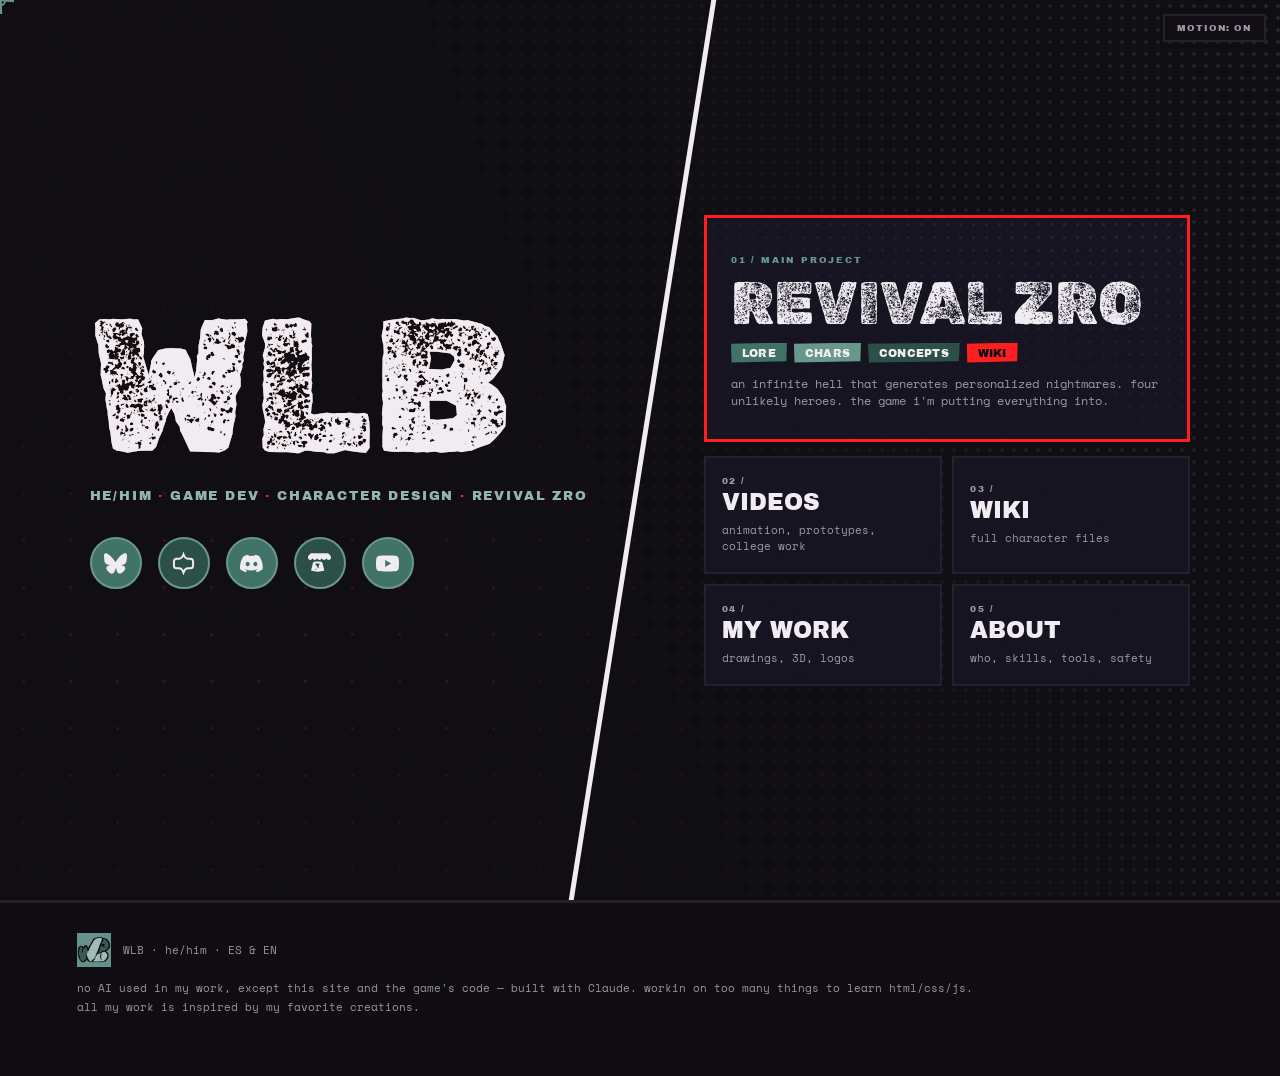
<file: index.html>
<!DOCTYPE html>
<html lang="en">
<head>
<meta charset="UTF-8">
<meta name="viewport" content="width=device-width,initial-scale=1">
<title>WLB — game dev / character design / Revival ZRO</title>
<meta name="description" content="WLB — artist and game dev. Character design, 3D, animation, and Revival ZRO.">
<link rel="preconnect" href="https://fonts.googleapis.com">
<link rel="preconnect" href="https://fonts.gstatic.com" crossorigin>
<link href="https://fonts.googleapis.com/css2?family=Rubik+Dirt&family=Space+Mono:wght@400;700&family=Archivo+Black&display=swap" rel="stylesheet">
<link rel="stylesheet" href="css/style.css">
</head>
<body>

<!-- ============ CURSOR ============ -->
<div id="cur" aria-hidden="true">
  <svg id="cura" viewBox="0 0 32 32" fill="none">
    <line class="halo" x1="16" y1="1" x2="16" y2="31"/><line class="halo" x1="1" y1="16" x2="31" y2="16"/>
    <circle class="halo" cx="16" cy="16" r="4.5" fill="none"/>
    <line x1="16" y1="1" x2="16" y2="31" stroke="#ff1d1d" stroke-width="2.5"/>
    <line x1="1" y1="16" x2="31" y2="16" stroke="#ff1d1d" stroke-width="2.5"/>
    <circle cx="16" cy="16" r="4.5" stroke="#ff1d1d" stroke-width="2" fill="none"/>
  </svg>
  <svg id="curb" viewBox="0 0 32 32" fill="none">
    <line class="halo" x1="16" y1="2" x2="17" y2="30"/><line class="halo" x1="2" y1="15" x2="30" y2="17"/>
    <circle class="halo" cx="16" cy="16" r="5.5" fill="none"/>
    <line x1="16" y1="2" x2="17" y2="30" stroke="#659489" stroke-width="2.5"/>
    <line x1="2" y1="15" x2="30" y2="17" stroke="#659489" stroke-width="2.5"/>
    <circle cx="16" cy="16" r="5.5" stroke="#659489" stroke-width="2" fill="none"/>
  </svg>
</div>

<button class="mot" id="mot">MOTION: ON</button>

<!-- ============================================================
     LANDING
     ============================================================ -->
<div class="page on" id="p-home">
  <div class="land">
    <div class="dots"></div><div class="reddots"></div><div class="slash"></div>

    <div class="mark-wrap">
      <div>
        <div class="mark">WLB<span class="g gr" aria-hidden="true">WLB</span><span class="g gs" aria-hidden="true">WLB</span></div>
        <p class="tagline">he/him <span class="r">·</span> game dev <span class="r">·</span> character design <span class="r">·</span> revival zro</p>
        <div class="socs">
          <a class="ico" href="https://bsky.app/" target="_blank" rel="noopener" title="Bluesky" aria-label="Bluesky"><svg viewBox="0 0 24 24" fill="currentColor"><path d="M12 10.8c-1.087-2.114-4.046-6.053-6.798-7.995C2.566.944 1.561 1.266.902 1.565.139 1.908 0 3.08 0 3.768c0 .69.378 5.65.624 6.479.815 2.736 3.713 3.66 6.383 3.364.136-.02.275-.039.415-.056-3.912.58-7.387 2.005-2.83 7.078 5.013 5.19 6.87-1.113 7.823-4.308.953 3.195 2.05 9.271 7.733 4.308 4.267-4.308 1.172-6.498-2.74-7.078a8.741 8.741 0 0 1-.415-.056c2.67.297 5.568-.628 6.383-3.364.246-.828.624-5.79.624-6.478 0-.69-.139-1.861-.902-2.204-.659-.299-1.664-.621-4.3 1.24C16.046 4.748 13.087 8.687 12 10.8Z"/></svg></a>
          <a class="ico" href="https://ko-fi.com/" target="_blank" rel="noopener" title="Ko-fi" aria-label="Ko-fi"><svg viewBox="0 0 24 24" fill="none" stroke="currentColor" stroke-width="2"><path d="M12 21.6c-.5-1.4-2-4.6-4.5-4.6H5a3 3 0 01-3-3v-4a3 3 0 013-3h2.5C10 7 11.5 3.8 12 2.4c.5 1.4 2 4.6 4.5 4.6H19a3 3 0 013 3v4a3 3 0 01-3 3h-2.5c-2.5 0-4 3.2-4.5 4.6z"/></svg></a>
          <a class="ico" href="#" title="Discord: wilbuh" aria-label="Discord"><svg viewBox="0 0 24 24" fill="currentColor"><path d="M20.3 4.4a19.8 19.8 0 00-4.9-1.5c-.2.4-.4.9-.6 1.3a18.3 18.3 0 00-5.5 0c-.2-.4-.4-.9-.6-1.3a19.7 19.7 0 00-4.9 1.5C.5 9-.3 13.6.1 18.1a19.9 19.9 0 006 3c.5-.6.9-1.3 1.2-2a13 13 0 01-1.9-.9l.4-.3c3.9 1.8 8.2 1.8 12.1 0l.4.3c-.6.4-1.2.7-1.9.9.4.7.8 1.4 1.2 2a19.8 19.8 0 006-3c.5-5.2-.8-9.7-3.5-13.7zM8 15c-1.2 0-2.1-1.1-2.1-2.4 0-1.3.9-2.4 2.1-2.4s2.2 1.1 2.2 2.4c0 1.3-1 2.4-2.2 2.4zm8 0c-1.2 0-2.1-1.1-2.1-2.4 0-1.3.9-2.4 2.1-2.4s2.2 1.1 2.2 2.4c0 1.3-1 2.4-2.2 2.4z"/></svg></a>
          <a class="ico" href="https://itch.io/" target="_blank" rel="noopener" title="itch.io" aria-label="itch.io"><svg viewBox="0 0 24 24" fill="currentColor"><path d="M3.1 1.3C2.1 2 0 4.3 0 5v1c0 1.3 1.2 2.4 2.3 2.4 1.3 0 2.4-1.1 2.4-2.4 0 1.3 1.1 2.4 2.4 2.4S9.5 7.3 9.5 6c0 1.3 1.1 2.4 2.4 2.4h.1c1.3 0 2.4-1.1 2.4-2.4 0 1.3 1 2.4 2.4 2.4 1.3 0 2.4-1.1 2.4-2.4 0 1.3 1.1 2.4 2.4 2.4C22.8 8.4 24 7.3 24 6V5c0-.6-2.1-3-3.1-3.6-3.3-.1-5.8-.2-8.9-.2-3 0-5.6 0-8.9.1zm5.2 8.5c-.7 0-1.2.1-1.6.3-.8.3-1.5 1-1.5 1l-2 8.3c1.9.7 4.2 1.1 6.9 1.2 2.7 0 4.9-.5 6.9-1.2l-2-8.3s-.8-.7-1.5-1c-.4-.2-1-.3-1.6-.3zm-.4 2.3h3.5c.3 0 .6.1.6.4v.5c0 .2-.1.4-.3.5l-.5.1v4l-3.1-4.1h-.2v4l.5.1c.2.1.3.2.3.5v.5c0 .3-.3.4-.6.4H8.3c-.3 0-.6-.1-.6-.4v-.5c0-.2.1-.4.3-.5l.5-.1v-4l-.5-.1c-.2-.1-.3-.2-.3-.5v-.5c0-.3.3-.4.6-.4h.6z"/></svg></a>
          <a class="ico" href="https://www.youtube.com/" target="_blank" rel="noopener" title="YouTube" aria-label="YouTube"><svg viewBox="0 0 24 24" fill="currentColor"><path d="M23.5 6.2a3 3 0 00-2.1-2.1C19.5 3.6 12 3.6 12 3.6s-7.5 0-9.4.5A3 3 0 00.5 6.2C0 8.1 0 12 0 12s0 3.9.5 5.8a3 3 0 002.1 2.1c1.9.5 9.4.5 9.4.5s7.5 0 9.4-.5a3 3 0 002.1-2.1c.5-1.9.5-5.8.5-5.8s0-3.9-.5-5.8zM9.6 15.6V8.4l6.2 3.6-6.2 3.6z"/></svg></a>
        </div>
      </div>
    </div>

    <div class="navcol">
      <button class="nb-main" data-go="p-revival">
        <span class="dots"></span>
        <span class="n">01 / MAIN PROJECT</span>
        <span class="t">REVIVAL ZRO<span class="g gr" aria-hidden="true">REVIVAL ZRO</span><span class="g gs" aria-hidden="true">REVIVAL ZRO</span></span>
        <span class="chiprow"><span class="chip">LORE</span><span class="chip">CHARS</span><span class="chip">CONCEPTS</span><span class="chip red">WIKI</span></span>
        <p>an infinite hell that generates personalized nightmares. four unlikely heroes. the game i'm putting everything into.</p>
      </button>

      <div class="nbgrid">
        <button class="nb" data-go="p-videos">
          <span class="n">02 /</span><span class="t">Videos</span>
          <span class="d">animation, prototypes, college work</span>
        </button>
        <button class="nb" data-go="p-wiki">
          <span class="n">03 /</span><span class="t">Wiki</span>
          <span class="d">full character files</span>
        </button>
        <button class="nb" data-go="p-work">
          <span class="n">04 /</span><span class="t">My Work</span>
          <span class="d">drawings, 3D, logos</span>
        </button>
        <button class="nb" data-go="p-about">
          <span class="n">05 /</span><span class="t">About</span>
          <span class="d">who, skills, tools, safety</span>
        </button>
      </div>
    </div>
  </div>
</div>

<!-- ============================================================
     REVIVAL ZRO
     ============================================================ -->
<div class="page" id="p-revival"><div class="wrap pad">
  <button class="back" data-go="p-home">← back</button>
  <div class="ptitle">REVIVAL ZRO<span class="g gr" aria-hidden="true">REVIVAL ZRO</span><span class="g gs" aria-hidden="true">REVIVAL ZRO</span></div>
  <div class="psub">01 / main project</div>

  <div class="tabs">
    <button class="tb on" data-tab="r-lore">Lore</button>
    <button class="tb" data-tab="r-chars">Characters</button>
    <button class="tb" data-tab="r-concepts">Concepts</button>
    <button class="tb" data-tab="r-sprites">Sprites</button>
    <button class="tb" data-tab="r-videos">Videos</button>
  </div>

  <div class="tp on" id="r-lore">
    <p class="t">An infinite Hell — a reality-warping dimension that generates personalized nightmares for every soul trapped within. At its deepest point, monsters spontaneously emerge and begin their ascent, threatening every layer above.</p>
    <p class="t">A cult revived three ancient mages. A sentient fungus took control of their bodies and powers. Three portals were torn open. An endless tide of monsters now floods Limbo — the neutral zone between Hell and the living world.</p>
    <p class="t">Four unlikely heroes must fight back. Demon twins, a battle angel, and a witch with a hidden agenda.</p>

    <h3 class="h">Setting</h3>
    <p class="t">Limbo is the primary battlefield — a decaying region where gothic cathedrals stand next to brutalist bunkers, cartoon forests grow between ancient ruins. Hell itself shifts art styles based on whose nightmare is being generated. No two souls experience the same Hell.</p>

    <h3 class="h">Tone</h3>
    <div class="chiprow" style="margin-bottom:12px"><span class="chip">Silly</span><span class="chip">Funny</span><span class="chip">Cool</span></div>
    <p class="t">Rule of Cool above all. No stat grinding — progression through skill and style. Combat is the most important feature. Everything else supports it.</p>

    <div class="warn">
      <div class="lab">Status</div>
      <p class="t" style="margin:0">currently on pause — finishing character designs and college first. previous builds exist and are playable (see the Videos tab). full development continues after.</p>
    </div>
  </div>

  <div class="tp" id="r-chars">
    <p class="t">click any of them to open their full file in the wiki.</p>
    <div class="chargrid">
      <button class="chard" data-wiki="chordeva">
        <img src="img/chordeva_card.jpg" alt="Chordeva" loading="lazy">
        <div class="nm">Chordeva</div><div class="rl">Chaotic Catalyst · Melee Speedster</div>
        <div class="chiprow"><span class="chip">Melee</span><span class="chip">Demon</span><span class="chip">Final Design</span></div>
      </button>
      <button class="chard" data-wiki="charon">
        <img src="img/charon_card.jpg" alt="Charon" loading="lazy">
        <div class="nm">Charon</div><div class="rl">Timid Prince · Ranged Gunslinger</div>
        <div class="chiprow"><span class="chip">Ranged</span><span class="chip">Demon</span><span class="chip">WIP</span></div>
      </button>
      <button class="chard" data-wiki="seph">
        <img src="img/seph_card.jpg" alt="Seph" loading="lazy">
        <div class="nm">Seph</div><div class="rl">Frozen Guardian · Tank</div>
        <div class="chiprow"><span class="chip">Angel</span><span class="chip">Tank</span><span class="chip red">Redesign</span></div>
      </button>
      <button class="chard" data-wiki="freya">
        <img src="img/freya_card.jpg" alt="Freya" loading="lazy">
        <div class="nm">Freya</div><div class="rl">Insecure Bully · Fire Mage</div>
        <div class="chiprow"><span class="chip">Fire</span><span class="chip">Witch</span></div>
      </button>
    </div>
  </div>

  <div class="tp" id="r-concepts">
    <p class="t">concept art, design sketches, world stuff — more coming as the project develops.</p>
    <div class="grid" data-gallery="revival-concepts"></div>
  </div>

  <div class="tp" id="r-sprites">
    <h3 class="h">Walk cycles</h3>
    <p class="t">in-game sprite animations — all four characters.</p>
    <div class="grid" data-gallery="revival-sprites"></div>
  </div>

  <div class="tp" id="r-videos">
    <p class="t">both builds are currently on pause — finishing character designs and college first. these show where the project has been.</p>
    <div class="vgrid" data-videos="revival"></div>
  </div>
</div></div>

<!-- ============================================================
     WIKI
     ============================================================ -->
<div class="page" id="p-wiki"><div class="wrap pad wiki" id="wiki">
  <button class="back" data-go="p-home">← back</button>
  <div class="psub" style="margin-bottom:16px">03 / character files</div>

  <div class="swap">
    <button class="sw on" data-char="chordeva">Chordeva</button>
    <button class="sw" data-char="charon">Charon</button>
    <button class="sw" data-char="seph">Seph</button>
    <button class="sw" data-char="freya">Freya</button>
  </div>

  <div class="logo"><i class="l3" id="wl3"></i><i class="l2" id="wl2"></i><i class="l1" id="wl1"></i></div>
  <div class="wrole" id="wrole"></div>
  <div class="chiprow" id="wchips" style="margin-bottom:24px"></div>

  <div class="tabs" id="wtabs">
    <button class="tb on" data-wtab="look">Appearance</button>
    <button class="tb" data-wtab="pers">Personality</button>
    <button class="tb" data-wtab="fight">Combat</button>
    <button class="tb" data-wtab="rel">Relationships</button>
  </div>
  <div id="wbody"></div>
</div></div>

<!-- ============================================================
     VIDEOS
     ============================================================ -->
<div class="page" id="p-videos"><div class="wrap pad">
  <button class="back" data-go="p-home">← back</button>
  <div class="ptitle">VIDEOS<span class="g gr" aria-hidden="true">VIDEOS</span><span class="g gs" aria-hidden="true">VIDEOS</span></div>
  <div class="psub">02 / what i've made and how it went</div>

  <div class="tabs">
    <button class="tb on" data-tab="v-revival">Revival</button>
    <button class="tb" data-tab="v-anim">Animation</button>
    <button class="tb" data-tab="v-college">College</button>
  </div>

  <div class="tp on" id="v-revival">
    <p class="t">in rough order — from the first prototype to the current 3D build. the descriptions are mine, written as i uploaded them.</p>
    <div class="vgrid" data-videos="revival"></div>
  </div>
  <div class="tp" id="v-anim">
    <p class="t">hand-drawn animation, mostly in clip studio paint.</p>
    <div class="vgrid" data-videos="animation"></div>
  </div>
  <div class="tp" id="v-college">
    <p class="t">assignments and exams — godot, blender, stop motion.</p>
    <div class="vgrid" data-videos="college"></div>
  </div>
</div></div>

<!-- ============================================================
     MY WORK
     ============================================================ -->
<div class="page" id="p-work"><div class="wrap pad">
  <button class="back" data-go="p-home">← back</button>
  <div class="ptitle">MY WORK<span class="g gr" aria-hidden="true">MY WORK</span><span class="g gs" aria-hidden="true">MY WORK</span></div>
  <div class="psub">04 / drawings, 3D, other projects</div>

  <div class="tabs">
    <button class="tb on" data-tab="w-draw">Drawings</button>
    <button class="tb" data-tab="w-3d">3D</button>
    <button class="tb" data-tab="w-other">Other</button>
  </div>

  <div class="tp on" id="w-draw">
    <div class="grid" data-gallery="work-drawings"></div>
    <p class="t" style="margin-top:18px">more work coming as i make stuff.</p>
  </div>
  <div class="tp" id="w-3d">
    <div class="grid" data-gallery="work-3d"></div>
    <p class="t" style="margin-top:18px">blender stuff — models and renders. still sorting through what's worth showing.</p>
  </div>
  <div class="tp" id="w-other">
    <div class="grid" data-gallery="work-other"></div>
    <p class="t" style="margin-top:18px">college work and other stuff coming soon.</p>
  </div>
</div></div>

<!-- ============================================================
     ABOUT
     ============================================================ -->
<div class="page" id="p-about"><div class="wrap pad">
  <button class="back" data-go="p-home">← back</button>
  <div class="ptitle">ABOUT<span class="g gr" aria-hidden="true">ABOUT</span><span class="g gs" aria-hidden="true">ABOUT</span></div>
  <div class="psub">05 / who, skills, tools, trust stuff</div>

  <div class="tabs">
    <button class="tb on" data-tab="a-who">Who</button>
    <button class="tb" data-tab="a-skills">Skills</button>
    <button class="tb" data-tab="a-tools">Tools</button>
    <button class="tb" data-tab="a-ai">On AI</button>
    <button class="tb" data-tab="a-safety">Safety</button>
  </div>

  <div class="tp on" id="a-who">
    <div class="scrawl">currently working on: character design + models + college stuff</div>
    <div class="card">
      <div class="lab">WLB</div>
      <p class="t">20 · he/him · Spanish &amp; English</p>
      <p class="t">still learning everything, not a professional yet. beginner across the board but getting there.</p>
      <p class="t" style="margin:0">all my work is inspired by my favorite creations.</p>
    </div>
    <div class="card">
      <div class="lab">Commissions</div>
      <p class="t"><strong>CLOSED</strong></p>
      <p class="t" style="margin:0">not confident enough to charge yet — unless you know exactly what you want and you're ok with me not being 100% consistent.</p>
    </div>
    <div class="card">
      <div class="lab">Find me</div>
      <p class="t" style="margin:0">main contact: <strong>Discord — wilbuh (Ψilb)</strong> — basically the only place i actually check. fair warning: if i don't reply fast it's probably cuz i forgot or i'm scared of answering lol</p>
    </div>
    <div class="warn">
      <div class="lab">!! no instagram / twitter / X / discord server</div>
      <p class="t">i don't post my work on instagram, twitter/x, or similar platforms. i don't want my art fed into AI training systems. period.</p>
      <p class="t" style="margin:0">i also don't have a discord server and won't be making one — too much responsibility to maintain. if you want to reach me, just DM wilbuh directly.</p>
    </div>
  </div>

  <div class="tp" id="a-skills">
    <p class="t"><span style="color:var(--acc2)">filled</span> = stronger &nbsp; <span style="color:var(--acc2)">outlined</span> = still learning &nbsp; <span style="color:var(--bone-dim)">dashed</span> = just started</p>
    <div style="margin-top:14px">
      <span class="sk full">Artist</span><span class="sk full">Character Design</span><span class="sk full">Spanish</span><span class="sk full">English</span>
      <span class="sk mid">3D Artist</span><span class="sk mid">Animator</span><span class="sk mid">Game Dev</span>
      <span class="sk low">Music</span><span class="sk low">Web</span>
    </div>
  </div>

  <div class="tp" id="a-tools">
    <div class="chiprow" style="margin-bottom:16px">
      <span class="chip">Blender</span><span class="chip">Godot</span><span class="chip">Clip Studio Paint</span>
    </div>
    <p class="t">no generative AI used in my artwork or game dev work. see the "On AI" tab for the full story.</p>
  </div>

  <div class="tp" id="a-ai">
    <p class="t">revival was made 100% by myself. right now i'm telling claude what i want the game to have — i'm not asking it to make a game and finish revival for me. i plan the characters, the story, the design and everything visual and story-wise myself. the only thing i use claude for is code. music is done by a couple of friends.</p>
    <p class="t">if one day i get the chance to hire people who can help me with code, i'll gladly take it. right now i just want to give an example of what i can do.</p>
    <p class="t">the first revival project was made in one year (2024). it taught me most of what i know about godot, but that was a year where i was still figuring things out about myself, so it wasn't all smooth. in 2025 and 2026 i learned blender. if possible, i'll learn gdscript until i can work on a fresh revival with code written by a human.</p>
    <div class="warn">
      <div class="lab">the part that matters</div>
      <p class="t" style="margin:0">my artwork is 100% mine. no generative AI touches my drawings, my models or my animations — and i don't post on instagram or twitter because i don't want my art scraped for training.</p>
    </div>
  </div>

  <div class="tp" id="a-safety">
    <div class="psub" style="margin-bottom:14px">// safety stuff</div>
    <p class="t">i will <strong>never DM you asking for money, personal info, or anything sus.</strong></p>
    <p class="t">if someone does — it's not me. OR i fucken lost everything (jk)</p>
    <p class="t">i don't post on instagram, twitter, or similar. i don't want my work fed to AI systems.</p>
    <p class="t">main contact: <strong>Discord — wilbuh (Ψilb)</strong>. DM directly, no server. that's where i actually am.</p>
  </div>
</div></div>

<!-- ============================================================
     FOOTER
     ============================================================ -->
<footer>
  <div class="fr">
    <img src="img/wlb_mark.jpg" alt="WLB">
    <span>WLB · he/him · ES &amp; EN</span>
  </div>
  no AI used in my work, except this site and the game's code — built with Claude. workin on too many things to learn html/css/js.<br>
  all my work is inspired by my favorite creations.
</footer>

<script src="data/galeria.js"></script>
<script src="data/videos.js"></script>
<script src="js/wiki-data.js"></script>
<script src="js/site.js"></script>
</body>
</html>
</file>
<file: css/style.css>
/* ============================================================
   WLB — hoja de estilos
   Sistema visual: colage punk fotocopiado.
   Reglas: todo se mueve EN TWOS (steps(1)), nunca suave.
           paleta = negro / hueso / rojo racionado + un verde.
   ============================================================ */

/* ---------- fuentes ---------- */
@font-face{font-family:'215000E';src:url('../fonts/215000E.ttf') format('truetype');font-display:swap}
@font-face{font-family:'Broken 15';src:url('../fonts/Broken_15.ttf') format('truetype');font-display:swap}
@font-face{font-family:'Dirty Ego';src:url('../fonts/Dirty_Ego.ttf') format('truetype');font-display:swap}

:root{
  /* espina */
  --void:#0f0d12;
  --bone:#f0ecf2;
  --bone-dim:#9a93a6;
  --slab:#161320;
  --ash:#241f2c;

  /* rojo racionado — golpes, nunca relleno */
  --pop:#ff1d1d;
  --red-deep:#7a1420;

  /* el unico verde (FEVER) — con profundidad tonal */
  --acc:#659489;
  --acc2:#8fb3aa;
  --acc3:#3f6f65;
  --acc4:#2a4d46;

  /* tipografias por rol */
  --f-mark:'Rubik Dirt',serif;       /* wordmark WLB */
  --f-disp:'215000E',serif;          /* titulos grandes */
  --f-label:'Broken 15',sans-serif;  /* etiquetas */
  --f-scrawl:'Dirty Ego',cursive;    /* notas a mano */
  --f-body:'Space Mono',monospace;   /* texto y UI */
  --f-chip:'Archivo Black',sans-serif;

  --tick:2s;   /* el pulso de todo el sitio */
  --amp:1;
}

*{margin:0;padding:0;box-sizing:border-box}
html{scroll-behavior:auto}
body{
  background:var(--void);color:var(--bone);
  font-family:var(--f-body);font-size:13px;line-height:1.7;
  overflow-x:hidden;cursor:none;
}
a{color:var(--acc2);cursor:none}
button{cursor:none;font-family:inherit}
img{max-width:100%;display:block}

/* ============================================================
   MOVIMIENTO — todo en twos. body.stop lo apaga entero.
   ============================================================ */
@keyframes boil-a{0%,49%{transform:translate(0,0) rotate(calc(-.4deg*var(--amp)))}
                  50%,100%{transform:translate(calc(1px*var(--amp)),calc(-1px*var(--amp))) rotate(calc(.4deg*var(--amp)))}}
@keyframes boil-b{0%,49%{transform:translate(0,0) rotate(calc(.3deg*var(--amp)))}
                  50%,100%{transform:translate(calc(-1px*var(--amp)),calc(1px*var(--amp))) rotate(calc(-.3deg*var(--amp)))}}
@keyframes warp{0%,49%{border-radius:3px 6px 4px 2px/2px 4px 6px 3px}
                50%,100%{border-radius:5px 2px 3px 6px/4px 6px 2px 5px}}
@keyframes ghost-red{0%,49%{transform:translate(7px,4px);opacity:.55}
                     50%,100%{transform:translate(-3px,7px);opacity:.32}}
@keyframes ghost-acc{0%,49%{transform:translate(-6px,-3px);opacity:.45}
                     50%,100%{transform:translate(5px,-7px);opacity:.3}}
@keyframes slap{0%,49%{transform:rotate(-2deg)}50%,100%{transform:translate(1px,-1px) rotate(1.4deg)}}
@keyframes flickA{0%,49%{opacity:1}50%,100%{opacity:0}}
@keyframes flickB{0%,49%{opacity:0}50%,100%{opacity:1}}
/* sombra cercana y sombra lejana — doble pasada de tinta (A2) */
@keyframes sj{0%,49%{transform:translate(5px,5px)}50%,100%{transform:translate(3px,7px)}}
@keyframes sj2{0%,49%{transform:translate(9px,9px)}50%,100%{transform:translate(11px,6px)}}

body.stop *{animation:none!important}

/* grano de fotocopia */
body::after{
  content:'';position:fixed;inset:0;pointer-events:none;z-index:9990;opacity:.13;
  background-image:url("data:image/svg+xml,%3Csvg viewBox='0 0 200 200' xmlns='http://www.w3.org/2000/svg'%3E%3Cfilter id='n'%3E%3CfeTurbulence type='fractalNoise' baseFrequency='0.82' numOctaves='4' stitchTiles='stitch'/%3E%3C/filter%3E%3Crect width='100%25' height='100%25' filter='url(%23n)'/%3E%3C/svg%3E");
  background-size:150px 150px;mix-blend-mode:overlay;
}
body.stop::after{display:none}

/* ============================================================
   CURSOR — cruz. Lleva contorno oscuro para no camuflarse
   con los botones claros.
   ============================================================ */
#cur{position:fixed;top:0;left:0;width:32px;height:32px;pointer-events:none;z-index:99999;
  transform:translate(-50%,-50%);mix-blend-mode:normal}
#cur svg{position:absolute;inset:0;width:100%;height:100%}
#cur .halo{stroke:#0b0910;stroke-width:6;stroke-linecap:round;opacity:.95}
#cura{animation:flickA var(--tick) steps(1) infinite}
#curb{animation:flickB var(--tick) steps(1) infinite}
body.stop #curb{display:none}
body.stop #cura{animation:none;opacity:1}

/* ============================================================
   BOTON DE MOVIMIENTO
   ============================================================ */
.mot{position:fixed;top:14px;right:14px;z-index:9000;font-family:var(--f-chip);font-size:9px;
  letter-spacing:.1em;padding:7px 12px;background:var(--void);border:2px solid var(--ash);color:var(--bone-dim)}
.mot:hover{border-color:var(--acc);color:var(--bone)}
.mot.off{color:var(--void);background:var(--acc);border-color:var(--acc)}

/* ============================================================
   PAGINAS — navegacion por botones, una visible a la vez
   ============================================================ */
.page{display:none;min-height:100vh}
.page.on{display:block}
.wrap{max-width:1080px;margin:0 auto;padding:0 6vw}

/* ============================================================
   BOTONES CON SOMBRA — A2 (doble pasada) + A5 (rojo en hover)
   ============================================================ */
.btn{
  position:relative;display:inline-flex;align-items:center;gap:9px;
  font-size:13px;padding:11px 17px;color:var(--bone);text-decoration:none;
  background:var(--slab);border:2px solid var(--acc);z-index:1;
}
.btn svg{width:17px;height:17px;flex-shrink:0}
.btn::before,.btn::after{content:'';position:absolute;inset:0}
.btn::before{background:var(--acc3);z-index:-1;animation:sj var(--tick) steps(1) infinite}
.btn::after{background:var(--red-deep);z-index:-2;animation:sj2 var(--tick) steps(1) infinite}
.btn:hover{border-color:var(--pop);color:var(--bone)}
.btn:hover::before{background:var(--pop)}
.btn:hover::after{background:var(--red-deep)}
/* tonal: cada boton de una fila usa un verde distinto */
.btnrow{display:flex;gap:16px;flex-wrap:wrap;align-items:center}
.btnrow .btn:nth-child(3n+1)::before{background:var(--acc)}
.btnrow .btn:nth-child(3n+2)::before{background:var(--acc3);animation-delay:.3s}
.btnrow .btn:nth-child(3n+2)::after{animation-delay:.3s}
.btnrow .btn:nth-child(3n+3)::before{background:var(--acc4);animation-delay:.6s}
.btnrow .btn:nth-child(3n+3)::after{animation-delay:.6s}
.btnrow .btn:hover::before{background:var(--pop)}

/* iconos circulares */
.ico{width:52px;height:52px;border-radius:50%;background:var(--acc3);display:flex;align-items:center;
  justify-content:center;color:var(--bone);border:2px solid var(--acc);text-decoration:none;
  animation:boil-b var(--tick) steps(1) infinite}
.ico:nth-child(2){animation-delay:.25s;background:var(--acc4)}
.ico:nth-child(3){animation-delay:.5s}
.ico:nth-child(4){animation-delay:.75s;background:var(--acc4)}
.ico:nth-child(5){animation-delay:1s}
.ico svg{width:23px;height:23px}
.ico:hover{background:var(--pop);border-color:var(--bone)}

/* chips estilo Deadlock */
.chip{display:inline-block;font-family:var(--f-chip);font-size:11px;letter-spacing:.02em;
  text-transform:uppercase;color:var(--bone);background:var(--acc3);padding:4px 11px;
  clip-path:polygon(0 6%,100% 0,99% 94%,1% 100%);animation:slap var(--tick) steps(1) infinite}
.chip:nth-child(2){animation-delay:.3s;background:var(--acc)}
.chip:nth-child(3){animation-delay:.6s;background:var(--acc4)}
.chip:nth-child(4){animation-delay:.9s;background:var(--acc3)}
.chip.red{background:var(--pop);color:var(--void)}
.chiprow{display:flex;gap:7px;flex-wrap:wrap}

/* ============================================================
   LANDING
   ============================================================ */
.land{display:grid;grid-template-columns:1fr 1fr;min-height:100vh;position:relative}
.land .dots,.land .reddots{position:absolute;inset:0;pointer-events:none}
.land .dots{background-image:radial-gradient(circle,var(--acc) 1.6px,transparent 2px);background-size:12px 12px;
  opacity:.18;-webkit-mask-image:linear-gradient(250deg,#000,transparent 65%);mask-image:linear-gradient(250deg,#000,transparent 65%)}
.land .reddots{background-image:radial-gradient(circle,var(--pop) 1.4px,transparent 2px);background-size:47px 47px;
  opacity:.2;-webkit-mask-image:radial-gradient(60% 50% at 20% 70%,#000,transparent);mask-image:radial-gradient(60% 50% at 20% 70%,#000,transparent)}
.slash{position:absolute;left:50%;top:0;bottom:0;width:5px;background:var(--bone);transform:skewX(-9deg);
  z-index:3;animation:boil-b var(--tick) steps(1) infinite}
.mark-wrap{display:flex;flex-direction:column;justify-content:center;padding:6vh 0 6vh 7vw;position:relative;z-index:2}
.mark{position:relative;display:inline-block;font-family:var(--f-mark);font-size:clamp(70px,15vw,190px);
  line-height:.8;color:var(--bone);animation:boil-a var(--tick) steps(1) infinite}
.mark .g{position:absolute;inset:0;z-index:-1}
.mark .gr{color:var(--pop);animation:ghost-red var(--tick) steps(1) infinite}
.mark .gs{color:var(--acc);animation:ghost-acc var(--tick) steps(1) .2s infinite}
.tagline{font-family:var(--f-chip);font-size:clamp(10px,1.3vw,13px);letter-spacing:.14em;text-transform:uppercase;
  color:var(--acc2);margin-top:22px}
.tagline .r{color:var(--pop)}
.socs{display:flex;gap:16px;flex-wrap:wrap;margin-top:30px}

.navcol{display:flex;flex-direction:column;justify-content:center;padding:6vh 7vw 6vh 5vw;position:relative;z-index:2}

/* boton grande de Revival — se come el espacio */
.nb-main{position:relative;display:block;width:100%;text-align:left;background:var(--slab);
  border:3px solid var(--pop);padding:30px 24px;margin-bottom:14px;color:var(--bone);overflow:hidden}
.nb-main .dots{position:absolute;inset:0;background-image:radial-gradient(circle,var(--acc) 1.5px,transparent 2px);
  background-size:13px 13px;opacity:.16;-webkit-mask-image:linear-gradient(200deg,#000,transparent 70%);
  mask-image:linear-gradient(200deg,#000,transparent 70%);pointer-events:none}
.nb-main .n{position:relative;font-family:var(--f-chip);font-size:9px;letter-spacing:.2em;color:var(--acc)}
.nb-main .t{position:relative;display:inline-block;font-family:var(--f-mark);font-size:clamp(30px,5.2vw,60px);
  line-height:.85;margin:10px 0 14px;animation:boil-a var(--tick) steps(1) infinite}
.nb-main .t .g{position:absolute;inset:0;z-index:-1}
.nb-main .t .gr{color:var(--pop);animation:ghost-red var(--tick) steps(1) infinite}
.nb-main .t .gs{color:var(--acc);animation:ghost-acc var(--tick) steps(1) .2s infinite}
.nb-main p{position:relative;color:var(--bone-dim);font-size:12px;margin-top:12px;max-width:520px}
.nb-main:hover{border-color:var(--bone)}

/* botones chicos */
.nbgrid{display:grid;grid-template-columns:1fr 1fr;gap:10px}
.nb{position:relative;display:block;text-align:left;background:var(--slab);border:2px solid var(--ash);
  padding:18px 16px;color:var(--bone)}
.nb .n{font-family:var(--f-chip);font-size:9px;letter-spacing:.16em;color:var(--bone-dim);display:block}
.nb .t{font-family:var(--f-chip);font-size:clamp(16px,2.4vw,23px);text-transform:uppercase;display:block;
  line-height:1;margin:5px 0 8px}
.nb .d{font-size:11px;color:var(--bone-dim);display:block}
.nb:hover{border-color:var(--acc)}
.nb:hover .t{color:var(--acc2);animation:boil-a calc(var(--tick)*.7) steps(1) infinite}

/* ============================================================
   PANELES INTERNOS
   ============================================================ */
.pad{padding:78px 0 90px}
.back{font-family:var(--f-chip);font-size:9px;letter-spacing:.12em;background:none;border:2px solid var(--ash);
  color:var(--bone-dim);padding:7px 12px;margin-bottom:30px}
.back:hover{border-color:var(--pop);color:var(--bone)}

.ptitle{position:relative;display:inline-block;font-family:var(--f-mark);font-size:clamp(34px,6.5vw,68px);
  line-height:.85;margin-bottom:8px;animation:boil-a var(--tick) steps(1) infinite}
.ptitle .g{position:absolute;inset:0;z-index:-1}
.ptitle .gr{color:var(--pop);animation:ghost-red var(--tick) steps(1) infinite}
.ptitle .gs{color:var(--acc);animation:ghost-acc var(--tick) steps(1) .2s infinite}
.psub{font-family:var(--f-chip);font-size:10px;letter-spacing:.14em;text-transform:uppercase;
  color:var(--acc2);margin-bottom:30px}

/* pestañas */
.tabs{display:flex;gap:6px;flex-wrap:wrap;border-bottom:3px solid var(--ash);padding-bottom:10px;margin-bottom:28px}
.tb{font-family:var(--f-chip);font-size:10px;letter-spacing:.09em;text-transform:uppercase;background:none;
  border:2px solid transparent;color:var(--bone-dim);padding:6px 12px}
.tb:hover{color:var(--bone)}
.tb.on{color:var(--void);background:var(--acc)}
.tp{display:none}
.tp.on{display:block}

h3.h{font-family:var(--f-chip);font-size:11px;letter-spacing:.09em;text-transform:uppercase;color:var(--acc2);
  margin:30px 0 10px}
h3.h:first-child{margin-top:0}
p.t{color:var(--bone-dim);max-width:680px;margin-bottom:12px}
p.t strong{color:var(--bone)}
.scrawl{font-family:var(--f-scrawl);font-size:19px;color:var(--acc2);line-height:1.4;
  transform:rotate(-1.5deg);display:inline-block;margin:6px 0 14px}

.card{border:2px solid var(--ash);background:var(--slab);padding:20px 20px;margin-bottom:12px;max-width:720px}
.card .lab{font-family:var(--f-chip);font-size:9px;letter-spacing:.12em;text-transform:uppercase;
  color:var(--acc);margin-bottom:8px}
.warn{border:2px solid var(--pop);border-left:6px solid var(--pop);background:rgba(255,29,29,.06);
  padding:16px 18px;margin:20px 0;max-width:720px}
.warn .lab{font-family:var(--f-chip);font-size:10px;letter-spacing:.09em;text-transform:uppercase;
  color:var(--pop);margin-bottom:8px}

/* galerias */
.grid{display:grid;grid-template-columns:repeat(auto-fill,minmax(190px,1fr));gap:12px}
.gc{border:2px solid var(--ash);background:var(--slab);overflow:hidden;animation:boil-b var(--tick) steps(1) infinite}
.gc:nth-child(even){animation-delay:.4s}
.gc img{width:100%;height:210px;object-fit:cover;filter:contrast(1.06) saturate(.95)}
.gc .lb{font-family:var(--f-chip);font-size:9px;letter-spacing:.09em;text-transform:uppercase;
  color:var(--bone-dim);padding:8px 10px}
.gc:hover{border-color:var(--acc)}
.gc:hover .lb{color:var(--acc2)}

/* fichas de personaje (grid del panel Revival) */
.chargrid{display:grid;grid-template-columns:repeat(auto-fill,minmax(210px,1fr));gap:14px}
.chard{border:2px solid var(--ash);background:var(--slab);overflow:hidden;text-align:left;color:var(--bone);
  padding:0 0 14px;display:block;width:100%}
.chard img{width:100%;height:250px;object-fit:cover;object-position:top}
.chard .nm{font-family:var(--f-mark);font-size:24px;margin:12px 14px 2px}
.chard .rl{font-size:11px;color:var(--bone-dim);margin:0 14px 10px}
.chard .chiprow{margin:0 14px}
.chard:hover{border-color:var(--acc)}

/* videos */
.vgrid{display:grid;grid-template-columns:repeat(auto-fill,minmax(300px,1fr));gap:16px}
.vc{border:2px solid var(--ash);background:var(--slab)}
.vc .fr{position:relative;width:100%;aspect-ratio:16/9;background:#000}
.vc iframe{position:absolute;inset:0;width:100%;height:100%;border:0}
.vc .ti{font-family:var(--f-chip);font-size:11px;text-transform:uppercase;padding:11px 12px 3px;letter-spacing:.04em}
.vc .de{font-size:11.5px;color:var(--bone-dim);padding:0 12px 13px;line-height:1.6}
.vc:hover{border-color:var(--acc)}

/* ============================================================
   WIKI — logotipo escrito a mano + color por personaje
   ============================================================ */
.wiki{--char:var(--acc)}
.swap{display:flex;gap:7px;flex-wrap:wrap;margin-bottom:26px}
.sw{font-family:var(--f-chip);font-size:10px;letter-spacing:.08em;text-transform:uppercase;background:none;
  border:2px solid var(--ash);color:var(--bone-dim);padding:6px 12px}
.sw:hover{color:var(--bone)}
.sw.on{color:var(--void);background:var(--bone);border-color:var(--bone)}
.logo{position:relative;height:clamp(80px,12vw,140px);margin-bottom:6px}
.logo i{position:absolute;inset:0;-webkit-mask-repeat:no-repeat;mask-repeat:no-repeat;
  -webkit-mask-position:left center;mask-position:left center;-webkit-mask-size:contain;mask-size:contain}
.logo .l1{background:var(--bone);animation:boil-a var(--tick) steps(1) infinite;z-index:2}
.logo .l2{background:var(--pop);animation:ghost-red var(--tick) steps(1) infinite;z-index:1}
.logo .l3{background:var(--char);animation:ghost-acc var(--tick) steps(1) .2s infinite;z-index:0}
.wrole{font-family:var(--f-chip);font-size:12px;letter-spacing:.1em;text-transform:uppercase;
  color:var(--char);margin-bottom:18px}
.wiki .tb.on{background:var(--char)}
.wiki h3.h{color:var(--char)}
table{width:100%;max-width:760px;border-collapse:collapse;font-size:12.5px;margin-bottom:16px}
th{text-align:left;font-family:var(--f-chip);font-size:9px;letter-spacing:.09em;color:var(--char);
  text-transform:uppercase;border-bottom:2px solid var(--ash);padding:8px 14px 8px 0}
td{border-bottom:1px solid var(--ash);padding:9px 14px 9px 0;color:var(--bone-dim);vertical-align:top}
td:first-child{color:var(--bone);white-space:nowrap;width:150px}

/* skills */
.sk{display:inline-block;font-family:var(--f-chip);font-size:10px;letter-spacing:.06em;text-transform:uppercase;
  padding:5px 12px;margin:0 6px 6px 0}
.sk.full{background:var(--acc);color:var(--void)}
.sk.mid{border:2px solid var(--acc);color:var(--acc2)}
.sk.low{border:2px dashed var(--ash);color:var(--bone-dim)}

/* footer */
footer{border-top:3px solid var(--ash);padding:30px 6vw 60px;color:var(--bone-dim);font-size:11px}
footer .fr{display:flex;align-items:center;gap:12px;margin-bottom:12px}
footer img{width:34px;height:34px;object-fit:contain}

@media(max-width:860px){
  .land{grid-template-columns:1fr}
  .slash{display:none}
  .mark-wrap{padding:9vh 7vw 3vh}
  .navcol{padding:0 7vw 9vh}
  .nbgrid{grid-template-columns:1fr}
  td:first-child{width:auto}
}
</file>
